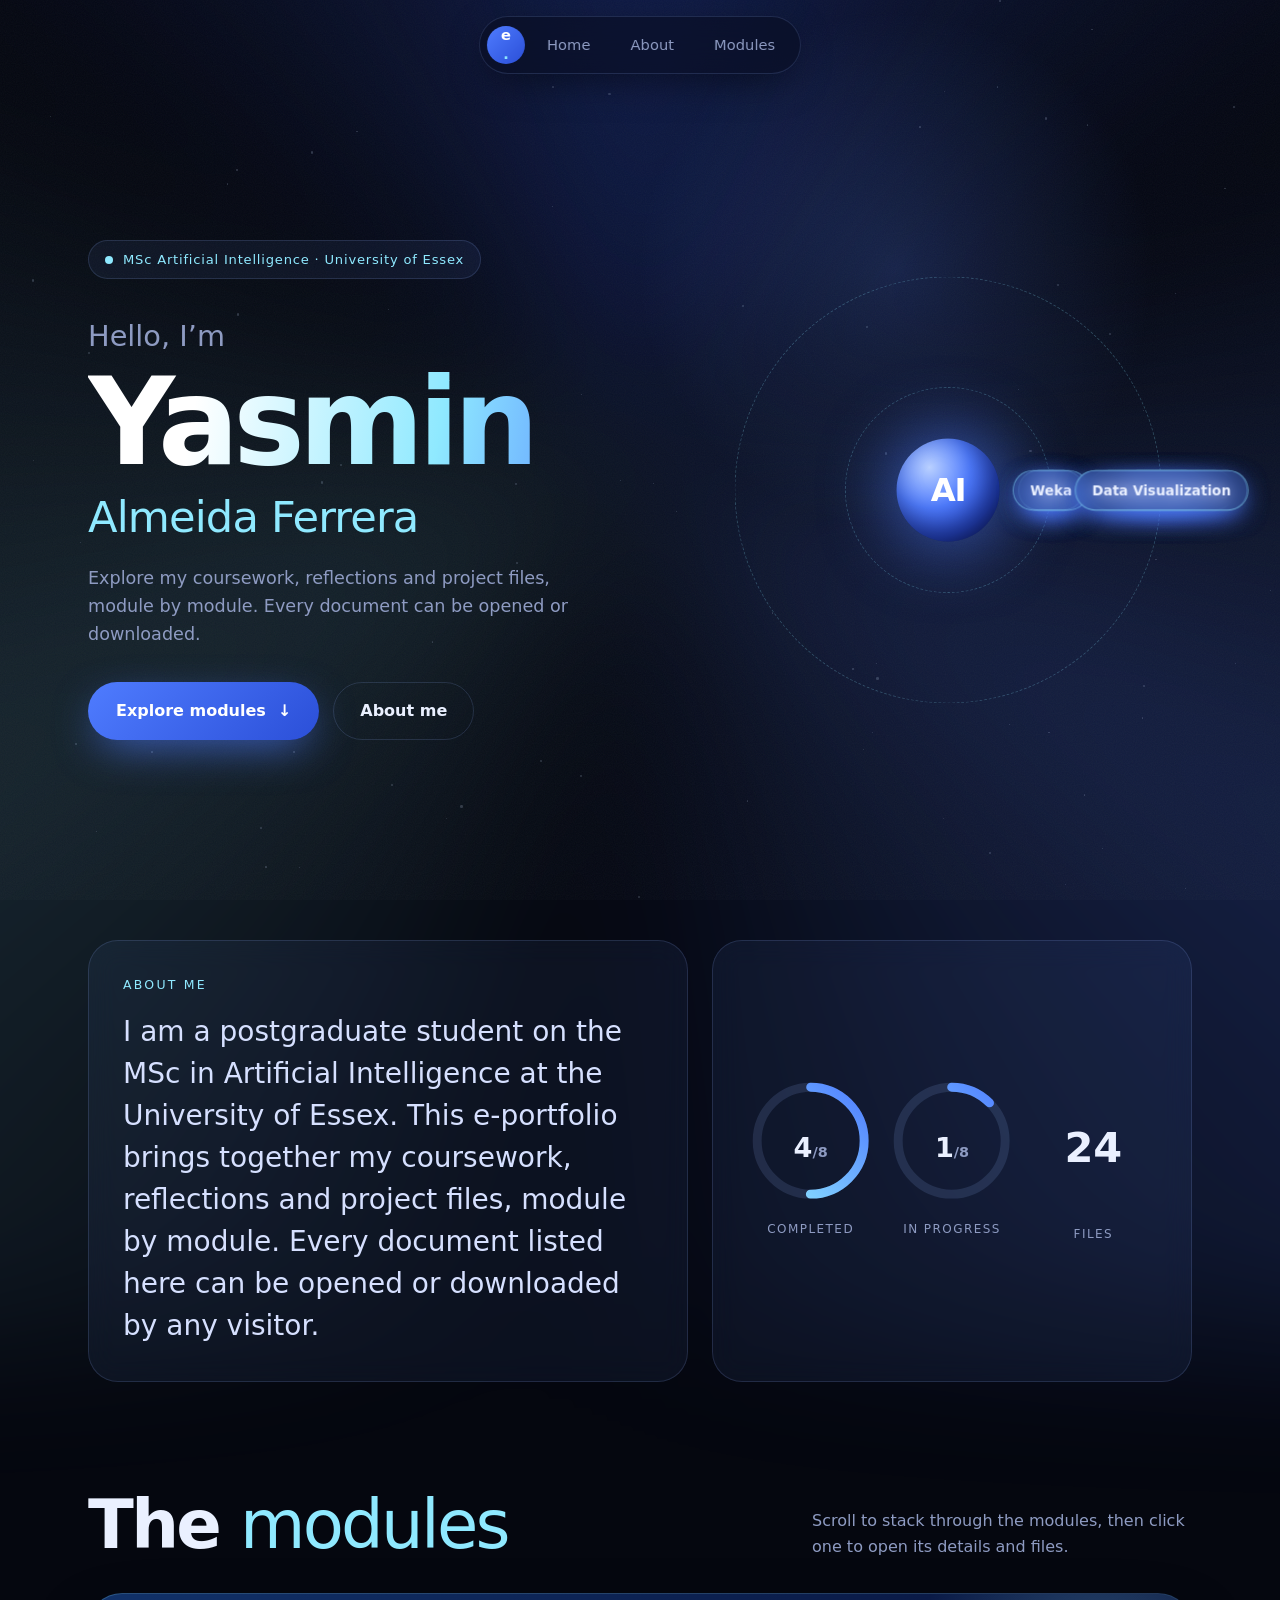
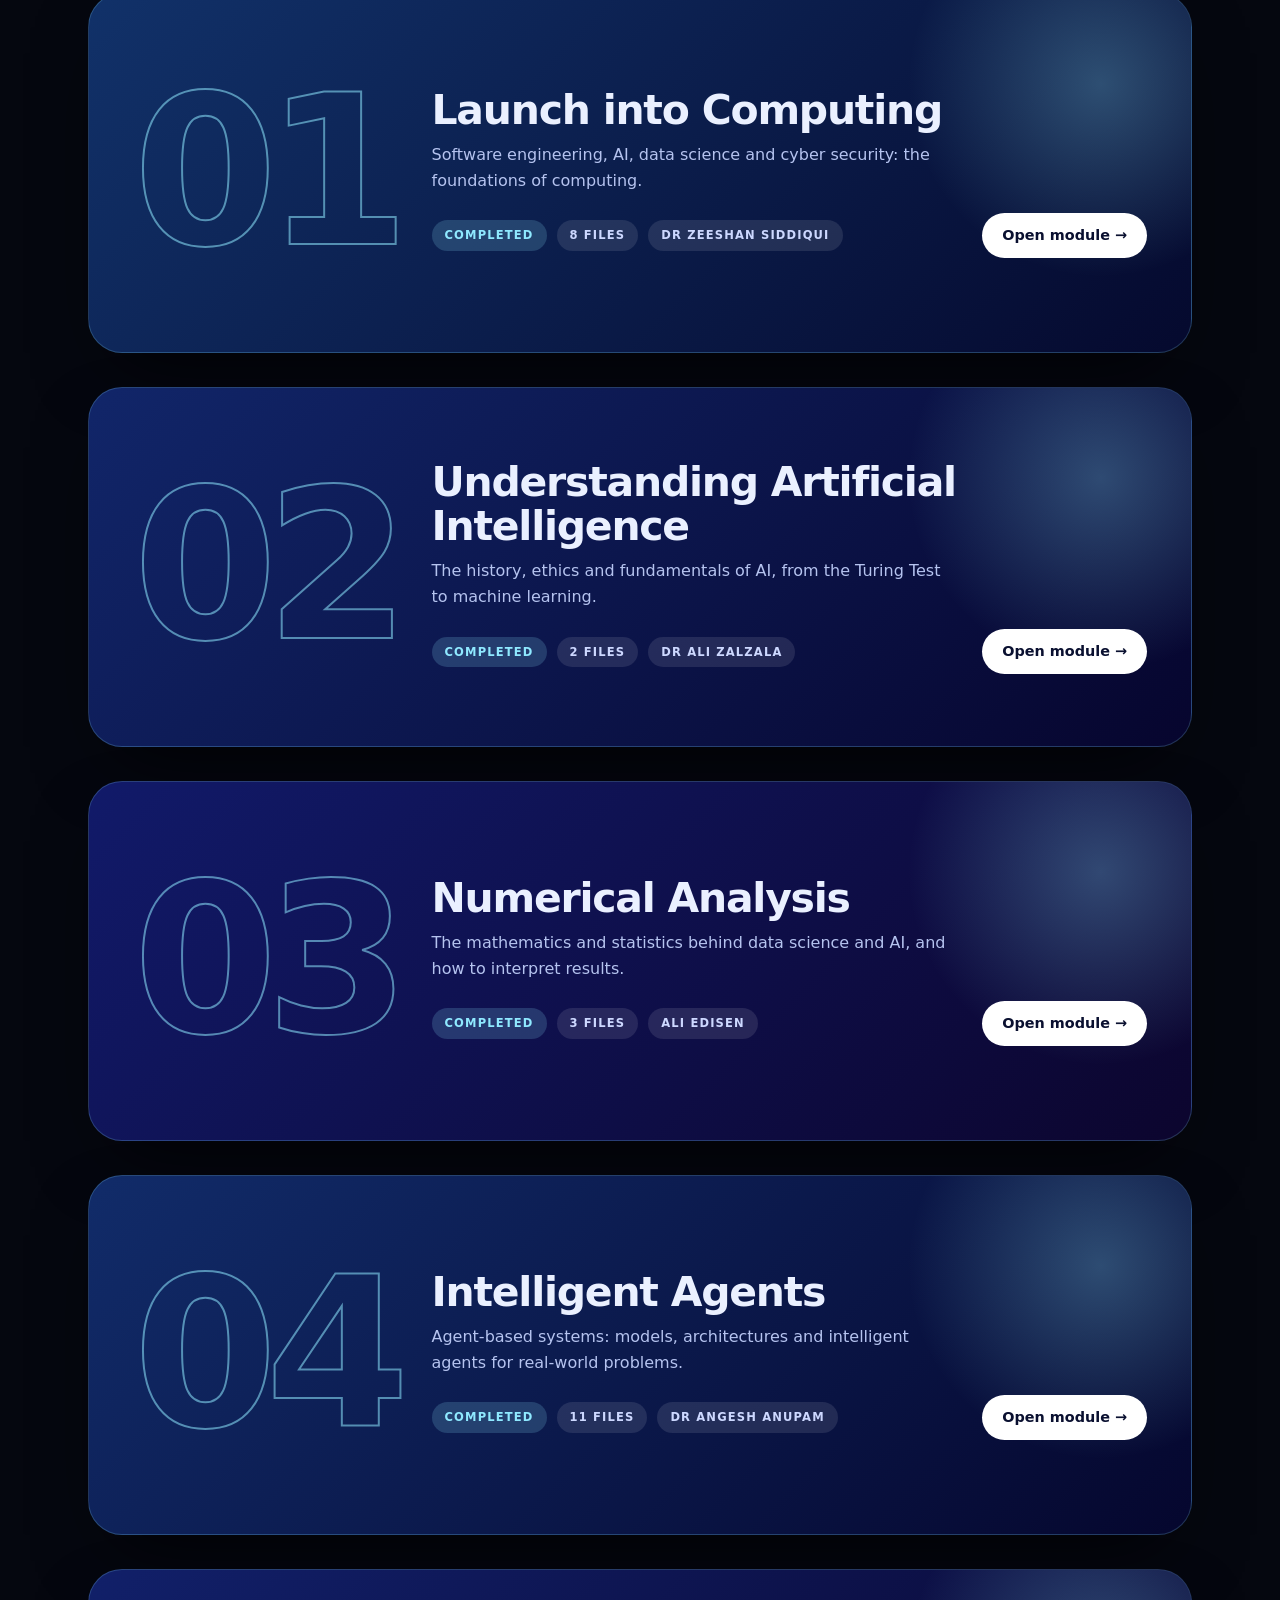
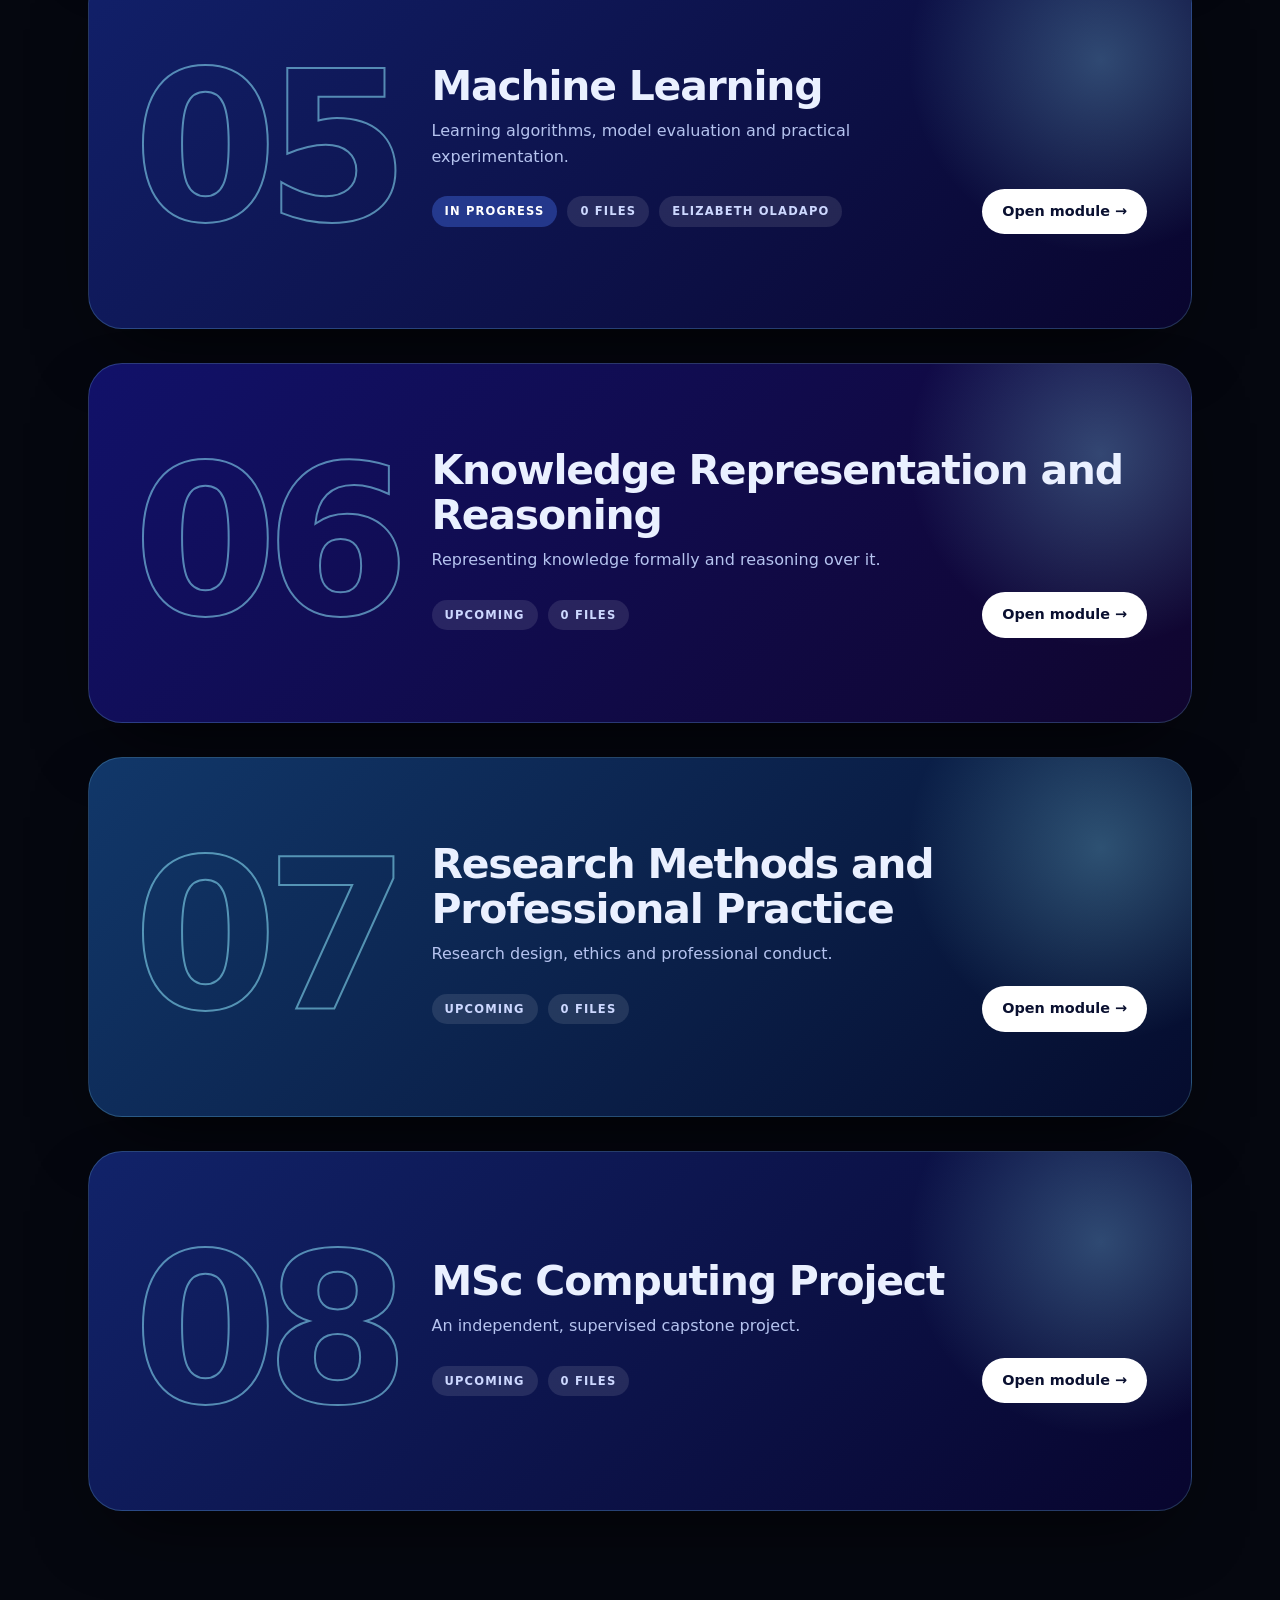
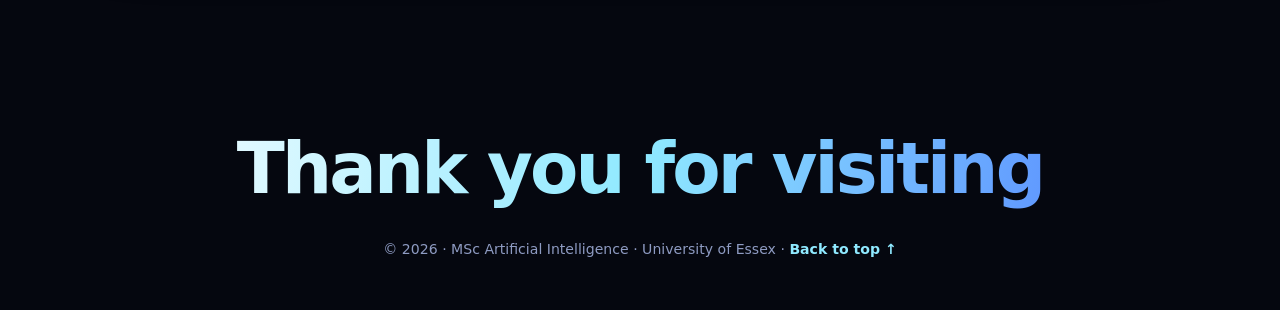
<file: index.html>
<!doctype html>
<html lang="en-GB">
<head>
  <meta charset="utf-8">
  <meta name="viewport" content="width=device-width,initial-scale=1">
  <title>E-Portfolio</title>
  <link rel="stylesheet" href="css/style.css">
</head>
<body>
  <div class="iris" id="iris" aria-hidden="true"><span></span></div>
  <div id="progress"></div>
  <div class="aurora"></div>
  <div class="stars" id="stars"></div>
  <div class="glow" id="glow"></div>
  <div class="grain"></div>

  <nav class="dock">
    <a class="mark" href="index.html">e<b>.</b></a>
    <a href="#top">Home</a>
    <a href="#about">About</a>
    <a href="#modules">Modules</a>
  </nav>

  <div class="page" id="top">
    <div class="wrap">
      <header class="hero" id="hero"></header>
      <section class="about" id="about"></section>
      <div class="sec-title" id="modules"><h2>The <em>modules</em></h2><p>Scroll to stack through the modules, then click one to open its details and files.</p></div>
      <section class="stack" id="stack"></section>
      <footer><span class="bye">Thank you for visiting</span>© 2026 · MSc Artificial Intelligence · University of Essex · <a href="#top">Back to top ↑</a></footer>
    </div>
  </div>
  <script src="js/data.js"></script>
  <script src="js/app.js"></script>
</body>
</html>
<!-- Trigger GitHub Pages deployment -->
</file>
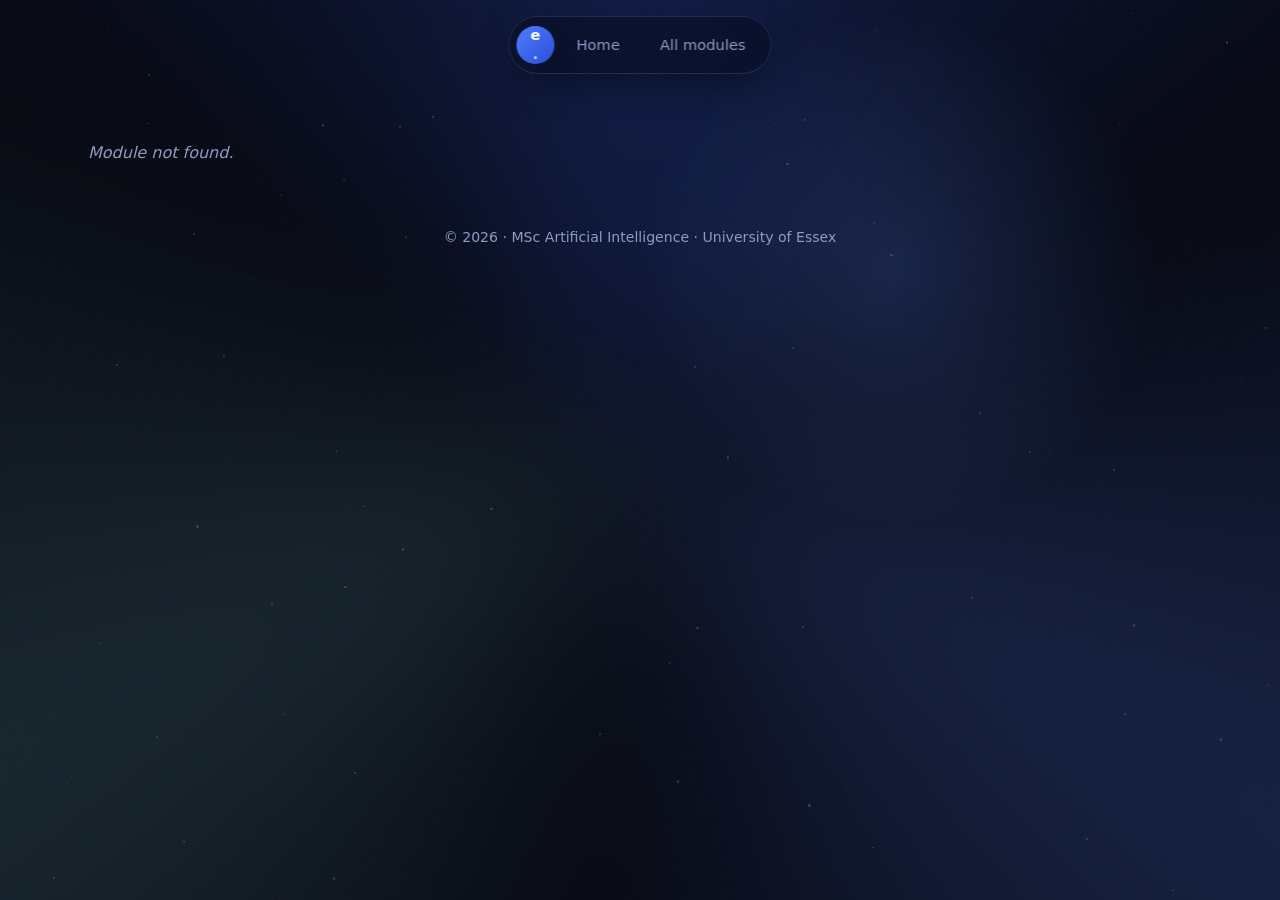
<file: module.html>
<!doctype html>
<html lang="en-GB">
<head>
  <meta charset="utf-8">
  <meta name="viewport" content="width=device-width,initial-scale=1">
  <title>Module | E-Portfolio</title>
  <link rel="stylesheet" href="css/style.css">
</head>
<body class="skip-loader">
  <div id="progress"></div>
  <div class="aurora"></div>
  <div class="stars" id="stars"></div>
  <div class="glow" id="glow"></div>
  <div class="grain"></div>

  <nav class="dock">
    <a class="mark" href="index.html">e<b>.</b></a>
    <a href="index.html">Home</a>
    <a href="index.html#modules">All modules</a>
  </nav>

  <div class="page">
    <div class="wrap">
      <main id="module"></main>
      <footer>© 2026 · MSc Artificial Intelligence · University of Essex</footer>
    </div>
  </div>
  <script src="js/data.js"></script>
  <script src="js/app.js"></script>
</body>
</html>
</file>
<file: css/style.css>
:root{
  --bg:#05070f;
  --bg2:#0b1226;
  --ink:#eaf0ff;
  --muted:#8e9bc2;
  --blue:#4f7cff;
  --blue-d:#2b4fd8;
  --ice:#8fe9ff;
  --line:rgba(150,180,255,.16);
  --glass:rgba(120,150,255,.07);
  --font:"Inter","Segoe UI",system-ui,-apple-system,sans-serif;
}
*{box-sizing:border-box;margin:0;padding:0}
html{scroll-behavior:smooth}
body{font-family:var(--font);background:var(--bg);color:var(--ink);min-height:100vh;overflow-x:hidden;line-height:1.6}
a{color:inherit;text-decoration:none}
::selection{background:var(--blue);color:#fff}

/* ---------- background ---------- */
.aurora{position:fixed;left:50%;top:50%;width:140vmax;height:140vmax;margin:-70vmax 0 0 -70vmax;z-index:0;pointer-events:none;opacity:.55;
  background:conic-gradient(from 0deg,rgba(43,79,216,.55),rgba(5,7,15,0) 18%,rgba(79,124,255,.4) 33%,rgba(5,7,15,0) 52%,rgba(143,233,255,.25) 68%,rgba(5,7,15,0) 84%,rgba(43,79,216,.55));
  filter:blur(80px);animation:spin 70s linear infinite}
@keyframes spin{to{transform:rotate(360deg)}}
.stars{position:fixed;inset:0;z-index:0;pointer-events:none}
.stars i{position:absolute;border-radius:50%;background:#cfe0ff;opacity:.2;animation:tw var(--t,4s) ease-in-out infinite;animation-delay:var(--d,0s)}
@keyframes tw{50%{opacity:.9;transform:scale(1.6)}}
.glow{position:fixed;left:0;top:0;width:560px;height:560px;margin:-280px 0 0 -280px;border-radius:50%;z-index:1;pointer-events:none;
  background:radial-gradient(circle,rgba(79,124,255,.2),transparent 65%);mix-blend-mode:screen;will-change:transform}
.grain{position:fixed;inset:0;z-index:2;pointer-events:none;opacity:.045;
  background-image:url("data:image/svg+xml;utf8,<svg xmlns='http://www.w3.org/2000/svg' width='160' height='160'><filter id='n'><feTurbulence type='fractalNoise' baseFrequency='.9' numOctaves='2'/></filter><rect width='100%' height='100%' filter='url(%23n)'/></svg>")}
.page{position:relative;z-index:3}
.wrap{max-width:1160px;margin:0 auto;padding:0 28px}

#progress{position:fixed;top:0;left:0;height:3px;width:0;z-index:120;background:linear-gradient(90deg,var(--blue),var(--ice))}

/* ---------- iris intro ---------- */
.iris{position:fixed;inset:0;z-index:300;display:grid;place-items:center;
  background:radial-gradient(circle at 50% 50%,#1a2d8a,#050818 70%);
  clip-path:circle(150% at 50% 50%);transition:clip-path 1.2s cubic-bezier(.7,0,.2,1),visibility 0s 1.25s}
.iris span{font-size:clamp(4rem,18vw,11rem);font-weight:800;letter-spacing:-.05em;
  background:linear-gradient(90deg,var(--ice),var(--blue));-webkit-background-clip:text;background-clip:text;color:transparent;
  animation:pop 1s cubic-bezier(.2,.9,.2,1) both}
@keyframes pop{from{opacity:0;transform:scale(.6) rotate(-6deg)}to{opacity:1;transform:none}}
body.loaded .iris{clip-path:circle(0% at 50% 50%);visibility:hidden;pointer-events:none}
body.skip-loader .iris{display:none}

/* ---------- dock nav ---------- */
.dock{position:fixed;top:16px;left:50%;transform:translateX(-50%);z-index:110;display:flex;align-items:center;gap:4px;
  padding:7px;border-radius:99px;background:rgba(9,14,34,.62);backdrop-filter:blur(16px);border:1px solid var(--line);
  box-shadow:0 12px 40px -12px rgba(0,0,0,.6)}
.dock a{white-space:nowrap;padding:9px 18px;border-radius:99px;font-size:.92rem;color:var(--muted);transition:background .25s,color .25s}
.dock a:hover{background:rgba(79,124,255,.2);color:#fff}
.dock .mark{width:38px;height:38px;padding:0;display:grid;place-items:center;font-weight:800;color:#fff;
  background:linear-gradient(135deg,var(--blue),var(--blue-d))}
.dock .mark b{color:var(--ice)}
.dock .mark{line-height:1}

/* ---------- reveal ---------- */
.rise{opacity:0;transform:translateY(46px);filter:blur(10px);
  transition:opacity .9s ease,transform 1s cubic-bezier(.2,.9,.2,1),filter .9s ease}
body.loaded .rise{opacity:1;transform:none;filter:none;transition-delay:calc(1s + var(--d,0)*.13s)}
body.skip-loader .rise{transition-delay:calc(var(--d,0)*.13s)}
.rv{opacity:0;transform:translateY(60px) scale(.97);filter:blur(8px);
  transition:opacity .8s ease,transform .9s cubic-bezier(.2,.9,.3,1.1),filter .8s ease}
.rv.in{opacity:1;transform:none;filter:none}

/* ---------- hero ---------- */
.hero{min-height:100vh;display:grid;grid-template-columns:1.1fr .9fr;align-items:center;gap:20px;padding:120px 0 40px}
.pill-tag{display:inline-flex;align-items:center;gap:10px;padding:8px 16px;border-radius:99px;border:1px solid var(--line);
  background:var(--glass);font-size:.82rem;letter-spacing:.06em;color:var(--ice)}
.pill-tag i{width:8px;height:8px;border-radius:50%;background:var(--ice);box-shadow:0 0 0 0 rgba(143,233,255,.7);animation:ping 2s infinite}
@keyframes ping{to{box-shadow:0 0 0 12px rgba(143,233,255,0)}}
.hi{margin-top:34px;font-size:clamp(1.2rem,2.4vw,1.8rem);font-weight:300;color:var(--muted)}
h1.nm{font-size:clamp(3.4rem,9.4vw,8rem);line-height:.95;font-weight:800;letter-spacing:-.05em;margin-top:6px}
h1.nm em{font-style:normal;display:inline-block;padding-bottom:.06em;
  background:linear-gradient(100deg,#fff 10%,var(--ice) 32%,var(--blue) 52%,#fff 78%);background-size:250% 100%;
  -webkit-background-clip:text;background-clip:text;color:transparent;animation:shine 7s linear infinite}
@keyframes shine{to{background-position:-250% 0}}
h1.nm small{display:block;font-size:clamp(1.4rem,3.4vw,2.7rem);font-weight:300;letter-spacing:-.02em;color:var(--ice);margin-top:10px}
.lead{margin-top:26px;max-width:520px;color:var(--muted);font-size:1.1rem}
.actions{display:flex;gap:14px;flex-wrap:wrap;margin-top:34px;align-items:center}
.cta{display:inline-flex;align-items:center;gap:12px;padding:16px 28px;border-radius:99px;color:#fff;font-weight:700;
  background:linear-gradient(135deg,var(--blue),var(--blue-d));box-shadow:0 14px 44px -10px rgba(79,124,255,.75);
  transition:box-shadow .3s,transform .25s cubic-bezier(.2,.9,.2,1)}
.cta:hover{box-shadow:0 18px 60px -8px rgba(79,124,255,.95)}
.cta span{display:inline-block;transition:transform .3s}
.cta:hover span{transform:translateY(4px)}
.ghost{padding:15px 26px;border-radius:99px;border:1px solid var(--line);color:var(--ink);font-weight:600;transition:border-color .3s,background .3s}
.ghost:hover{border-color:var(--ice);background:rgba(143,233,255,.08)}

/* orbit */
.hero-r{display:grid;grid-template-columns:minmax(0,1fr);place-items:center}
.orb{position:relative;width:460px;height:460px;transform:translate(calc(var(--px,0)*16px),calc(var(--py,0)*16px)) scale(.92);transition:transform .3s ease-out}
.core{position:absolute;left:50%;top:50%;width:112px;height:112px;margin:-56px 0 0 -56px;border-radius:50%;display:grid;place-items:center;
  font-size:2.2rem;font-weight:800;color:#fff;letter-spacing:-.04em;
  background:radial-gradient(circle at 32% 28%,#b9d0ff,var(--blue) 40%,var(--blue-d) 70%,#0c1a66);
  box-shadow:0 0 70px 10px rgba(79,124,255,.55),inset -10px -14px 30px rgba(0,0,20,.5);animation:breathe 4.5s ease-in-out infinite}
@keyframes breathe{50%{transform:scale(1.07)}}
.core::before,.core::after{content:"";position:absolute;inset:0;border-radius:50%;border:2px solid var(--ice);opacity:0;animation:ripple 4s ease-out infinite}
.core::after{animation-delay:2s}
@keyframes ripple{0%{opacity:.7;transform:scale(1)}100%{opacity:0;transform:scale(2.6)}}
.path{position:absolute;left:50%;top:50%;border:1px dashed rgba(143,233,255,.25);border-radius:50%;transform:translate(-50%,-50%)}
.ring{position:absolute;left:50%;top:50%;width:0;height:0;animation:spin var(--t) linear infinite;animation-direction:var(--dir);animation-delay:var(--dl)}
.pill{position:absolute;left:var(--rad);top:0;transform:translate(-50%,-50%);padding:9px 18px;border-radius:99px;white-space:nowrap;
  font-weight:700;font-size:.92rem;background:rgba(79,124,255,.2);border:1px solid rgba(143,233,255,.5);backdrop-filter:blur(8px);
  box-shadow:0 8px 30px -8px rgba(79,124,255,.8);animation:counter var(--t) linear infinite;animation-direction:var(--dir);animation-delay:var(--dl)}
@keyframes counter{from{transform:translate(-50%,-50%) rotate(0)}to{transform:translate(-50%,-50%) rotate(-360deg)}}

/* ---------- sections ---------- */
.sec-title{scroll-margin-top:110px;margin:110px 0 34px;display:flex;justify-content:space-between;align-items:end;gap:20px;flex-wrap:wrap}
.sec-title h2{font-size:clamp(2.2rem,5.4vw,4.2rem);font-weight:800;letter-spacing:-.04em;line-height:1}
.sec-title h2 em{font-style:normal;color:var(--ice);font-weight:300}
.sec-title p{color:var(--muted);max-width:380px}

.glass{background:var(--glass);border:1px solid var(--line);border-radius:30px;padding:34px;backdrop-filter:blur(14px)}
.about{display:grid;grid-template-columns:1.25fr 1fr;gap:24px;margin-top:40px;align-items:stretch}
.eyebrow{font-size:.78rem;letter-spacing:.18em;text-transform:uppercase;color:var(--ice);margin-bottom:16px}
.stmt{font-size:clamp(1.25rem,2.2vw,1.75rem);line-height:1.5;font-weight:300;color:#d6e0ff}
.rings{display:grid;grid-template-columns:repeat(3,1fr);gap:14px;align-content:center}
.meter{text-align:center;position:relative}
.meter svg{width:100%;max-width:140px;transform:rotate(-90deg)}
.meter circle{fill:none;stroke-width:7;stroke-linecap:round}
.meter .bgc{stroke:rgba(150,180,255,.14)}
.meter .fg{stroke:url(#grad);stroke-dasharray:263.9;stroke-dashoffset:263.9;transition:stroke-dashoffset 1.8s cubic-bezier(.2,.9,.2,1)}
.meter .val{position:absolute;left:0;right:0;top:0;height:min(140px,100%);display:grid;place-items:center;font-size:1.7rem;font-weight:800;line-height:1}
.meter .val small{font-size:.9rem;color:var(--muted);font-weight:600}
.meter .lab{margin-top:8px;font-size:.75rem;letter-spacing:.12em;text-transform:uppercase;color:var(--muted)}

/* stacking module cards */
.stack{padding-bottom:12vh}
.sw{position:sticky;top:calc(96px + var(--i)*14px);margin-bottom:34px}
.sc{position:relative;display:grid;grid-template-columns:auto 1fr;gap:34px;align-items:center;min-height:360px;padding:40px 44px;border-radius:34px;overflow:hidden;
  border:1px solid rgba(143,233,255,.2);
  background:linear-gradient(135deg,hsl(var(--h) 72% 24%),hsl(calc(var(--h) + 16) 80% 10%));
  box-shadow:0 30px 80px -30px rgba(0,0,0,.8);transform-origin:50% 0;will-change:transform,filter;
  transition:border-color .3s}
.sc::before{content:"";position:absolute;right:-120px;top:-120px;width:420px;height:420px;border-radius:50%;
  background:radial-gradient(circle,rgba(143,233,255,.28),transparent 65%);transition:transform .8s}
.sc:hover{border-color:var(--ice)}
.sc:hover::before{transform:translate(-40px,40px) scale(1.2)}
.sc .num{font-size:clamp(7rem,17vw,13rem);font-weight:800;line-height:.9;letter-spacing:-.06em;color:transparent;
  -webkit-text-stroke:2px rgba(143,233,255,.55);transition:-webkit-text-stroke-color .3s,transform .6s}
.sc:hover .num{-webkit-text-stroke-color:#fff;transform:scale(1.05) rotate(-3deg)}
.sc .body{position:relative;z-index:1}
.sc h3{font-size:clamp(1.6rem,3.2vw,2.6rem);font-weight:800;letter-spacing:-.03em;line-height:1.08}
.sc p{margin-top:10px;color:#b5c3ef;max-width:520px}
.chips{display:flex;flex-wrap:wrap;gap:10px;margin-top:20px;align-items:center}
.badge{font-size:.72rem;font-weight:700;letter-spacing:.1em;text-transform:uppercase;padding:6px 13px;border-radius:99px;background:rgba(255,255,255,.1);color:#cdd8ff}
.badge.done{background:rgba(143,233,255,.18);color:var(--ice)}
.badge.progress{background:rgba(79,124,255,.35);color:#fff}
.go{margin-left:auto;display:inline-flex;align-items:center;gap:10px;padding:11px 20px;border-radius:99px;background:#fff;color:#0a1030;font-weight:700;font-size:.9rem;transition:transform .3s,background .3s}
.sc:hover .go{background:var(--ice);transform:translateX(-6px)}

footer{text-align:center;padding:60px 0 50px;color:var(--muted);font-size:.88rem}
footer .bye{display:block;font-size:clamp(2rem,6vw,4.4rem);font-weight:800;letter-spacing:-.04em;margin-bottom:12px;
  background:linear-gradient(100deg,#fff,var(--ice),var(--blue));-webkit-background-clip:text;background-clip:text;color:transparent}
footer a{color:var(--ice);font-weight:600}

/* ---------- module page ---------- */
.mh{position:relative;padding:130px 0 10px}
.mh .bignum{position:absolute;right:-6px;top:60px;font-size:clamp(10rem,34vw,26rem);font-weight:800;line-height:1;letter-spacing:-.06em;
  color:transparent;-webkit-text-stroke:2px rgba(79,124,255,.35);pointer-events:none;animation:floaty 8s ease-in-out infinite}
@keyframes floaty{50%{transform:translateY(-24px) rotate(2deg)}}
.mh h1{position:relative;margin-top:26px;font-size:clamp(2.4rem,7vw,5.6rem);font-weight:800;letter-spacing:-.045em;line-height:1;max-width:900px;
  background:linear-gradient(100deg,#fff 20%,var(--ice) 60%,var(--blue));-webkit-background-clip:text;background-clip:text;color:transparent;padding-bottom:.08em}
.mh .meta{position:relative;margin-top:22px;color:var(--muted);display:flex;gap:12px;flex-wrap:wrap;align-items:center}
.two{display:grid;grid-template-columns:1fr 1fr;gap:22px;margin-top:40px}
.glass h3{font-size:1.25rem;font-weight:800;letter-spacing:-.02em;margin-bottom:20px;color:var(--ice);padding-bottom:14px;border-bottom:1px solid var(--line)}
.glass h3 small{display:block;margin-top:4px;font-size:.82rem;font-weight:500;letter-spacing:0;color:var(--muted)}
ol.list{list-style:none;counter-reset:i;color:#c2cdee}
ol.list li{counter-increment:i;position:relative;padding-left:44px;margin-bottom:18px}
ol.list li:last-child{margin-bottom:0}
ol.list li::before{content:counter(i,decimal-leading-zero);position:absolute;left:0;top:2px;font-weight:800;font-size:.85rem;color:var(--blue)}
ol.list li b{display:block;color:var(--ink);font-weight:700;font-size:1.02rem;line-height:1.35}
ol.list li span{display:block;color:var(--muted);font-size:.93rem;line-height:1.5;margin-top:1px}
.kw{position:relative;display:flex;flex-wrap:wrap;gap:8px;margin-top:22px;max-width:860px}
.kw span{padding:7px 15px;border-radius:99px;font-size:.84rem;font-weight:600;color:var(--ice);background:rgba(79,124,255,.16);border:1px solid rgba(143,233,255,.28);transition:transform .25s,background .25s}
.kw span:hover{transform:translateY(-3px);background:rgba(79,124,255,.32)}
.empty{color:var(--muted);font-style:italic}
.cnt{display:inline-block;vertical-align:middle;margin-left:10px;padding:4px 14px;border-radius:99px;font-size:.38em;font-weight:800;letter-spacing:.04em;
  background:rgba(79,124,255,.25);color:var(--ice);border:1px solid rgba(143,233,255,.3)}
.ftools{display:flex;justify-content:space-between;align-items:center;gap:16px;flex-wrap:wrap;margin-bottom:10px}
.fchips{display:flex;flex-wrap:wrap;gap:10px}
.fchip{font:inherit;font-weight:600;font-size:.9rem;padding:9px 16px;border-radius:99px;border:1px solid var(--line);background:var(--glass);color:var(--muted);cursor:pointer;transition:all .25s}
.fchip b{margin-left:6px;font-size:.78rem;opacity:.75}
.fchip:hover{border-color:var(--ice);color:#fff}
.fchip.on{background:linear-gradient(135deg,var(--blue),var(--blue-d));border-color:transparent;color:#fff;box-shadow:0 8px 26px -8px rgba(79,124,255,.8)}
.fsearch{font:inherit;min-width:220px;padding:10px 18px;border-radius:99px;border:1px solid var(--line);background:var(--glass);color:var(--ink);outline:none;transition:border-color .25s,box-shadow .25s}
.fsearch::placeholder{color:var(--muted)}
.fsearch:focus{border-color:var(--ice);box-shadow:0 0 0 4px rgba(143,233,255,.12)}
.fcount{color:var(--muted);font-size:.85rem;min-height:1.3em;margin:6px 4px 14px}
.fgroup{margin-top:34px}
.fgroup:first-of-type{margin-top:8px}
.gh{font-size:1.25rem;font-weight:800;letter-spacing:-.02em;margin-bottom:14px;display:flex;align-items:center;gap:12px}
.gh::after{content:"";flex:1;height:1px;background:var(--line)}
.gh small{order:2;font-size:.78rem;color:var(--muted);font-weight:600}
.fgrid{display:grid;grid-template-columns:repeat(auto-fill,minmax(300px,1fr));gap:18px}
.fc{position:relative;display:flex;flex-direction:column;gap:10px;padding:24px;border-radius:24px;overflow:hidden;background:var(--glass);border:1px solid var(--line);min-height:210px;
  transition:transform .35s cubic-bezier(.2,.9,.2,1),border-color .3s,opacity .8s ease,filter .8s ease}
.fc[hidden],.fgroup[hidden]{display:none!important}
.fc::before{content:"";position:absolute;inset:0;opacity:0;transition:opacity .3s;pointer-events:none;
  background:radial-gradient(360px circle at var(--mx,50%) var(--my,50%),rgba(79,124,255,.3),transparent 65%)}
.fc:hover{transform:translateY(-6px);border-color:var(--ice)}
.fc:hover::before{opacity:1}
.fc>*{position:relative}
.fnum{position:absolute;right:16px;top:6px;font-size:3.2rem;font-weight:800;line-height:1;letter-spacing:-.05em;color:transparent;-webkit-text-stroke:1.5px rgba(143,233,255,.22);pointer-events:none;transition:-webkit-text-stroke-color .3s}
.fc:hover .fnum{-webkit-text-stroke-color:rgba(143,233,255,.6)}
.ftop{display:flex;align-items:center;gap:10px}
.ext{display:inline-block;padding:5px 12px;border-radius:10px;font-weight:800;font-size:.74rem;text-transform:uppercase;letter-spacing:.08em;
  background:linear-gradient(135deg,var(--blue),var(--blue-d));color:#fff}
.fsize{font-size:.78rem;color:var(--muted);font-weight:600}
.fc strong{font-size:1.1rem;line-height:1.3;overflow-wrap:anywhere;display:-webkit-box;-webkit-line-clamp:2;-webkit-box-orient:vertical;overflow:hidden;margin-top:4px}
.fc .d{color:var(--muted);font-size:.9rem;display:-webkit-box;-webkit-line-clamp:2;-webkit-box-orient:vertical;overflow:hidden}
.btns{display:flex;gap:10px;flex-wrap:wrap;margin-top:auto;padding-top:10px;align-items:center}
.btn{display:inline-block;font:inherit;cursor:pointer;padding:9px 20px;border-radius:99px;border:1px solid var(--ice);background:transparent;color:var(--ice);font-weight:700;font-size:.88rem;line-height:1.4;transition:background .25s,color .25s}
.btn:hover,.btn.solid{background:var(--ice);color:#06102a}
.btn.solid:hover{background:#fff}
.note{font-size:.8rem;color:var(--muted);font-style:italic}

/* in-page viewer */
body.vw-open{overflow:hidden}
.vw{position:fixed;inset:0;z-index:400;display:flex;flex-direction:column;background:rgba(3,5,12,.9);backdrop-filter:blur(12px);animation:vwin .35s ease}
@keyframes vwin{from{opacity:0}to{opacity:1}}
.vw-bar{display:flex;justify-content:space-between;align-items:center;gap:14px;flex-wrap:wrap;padding:16px 24px}
.vw-title{display:flex;align-items:center;gap:12px;min-width:0}
.vw-title b{font-size:1.05rem;overflow:hidden;text-overflow:ellipsis;white-space:nowrap}
.vw-title small{color:var(--muted);white-space:nowrap}
.vw-actions{display:flex;align-items:center;gap:8px;flex-wrap:wrap}
.vbtn{font:inherit;width:42px;height:42px;border-radius:50%;border:1px solid var(--line);background:var(--glass);color:#fff;cursor:pointer;font-size:1.05rem;transition:background .25s,border-color .25s}
.vbtn:hover:not(:disabled){background:rgba(79,124,255,.35);border-color:var(--ice)}
.vbtn:disabled{opacity:.3;cursor:default}
.vbtn.close{background:#fff;color:#06102a;margin-left:6px}
.vw-body{flex:1;min-height:0;margin:0 24px 24px;border-radius:20px;overflow:hidden;border:1px solid var(--line);background:rgba(8,12,28,.9);display:flex}
.vw-body iframe{width:100%;height:100%;border:0;background:#fff}
.vw-img{flex:1;display:grid;place-items:center;padding:16px;overflow:auto}
.vw-img img,.vw-img video{max-width:100%;max-height:100%;border-radius:12px}
.vw-text{flex:1;margin:0;padding:24px;overflow:auto;color:#d6e0ff;font:.88rem/1.6 ui-monospace,Menlo,Consolas,monospace;white-space:pre}
.vw-msg{margin:auto;text-align:center;padding:30px;max-width:460px;color:var(--muted)}
.vw-msg p{margin-bottom:18px}

.pn{display:grid;grid-template-columns:1fr 1fr;gap:20px;margin-top:80px}
.pn a{display:block;padding:26px 30px;border-radius:26px;border:1px solid var(--line);background:var(--glass);transition:border-color .3s,transform .3s}
.pn a:hover{border-color:var(--ice);transform:translateY(-5px)}
.pn small{display:block;color:var(--muted);letter-spacing:.14em;text-transform:uppercase;font-size:.72rem;margin-bottom:6px}
.pn b{font-size:1.15rem}
.pn .nx{text-align:right}

@media (max-width:900px){
  .hero{grid-template-columns:minmax(0,1fr);padding-top:110px;min-height:auto}
  .hero-l{min-width:0}
  .hero-r{margin-top:10px;overflow:hidden;width:100%}
  .pill-tag{max-width:100%;white-space:normal;line-height:1.3}
  .orb{transform:scale(.7);margin:-69px 0}
  .about,.two,.pn{grid-template-columns:1fr}
  .vw-bar{padding:12px 14px}
  .vw-body{margin:0 12px 12px;border-radius:14px}
  .sc{grid-template-columns:1fr;gap:10px;padding:28px;min-height:300px}
  .sc .num{font-size:6rem}
  .go{margin-left:0}
}
@media (max-width:520px){
  .fgrid{grid-template-columns:1fr}
  .fsearch{width:100%}
  .dock a:not(.mark){padding:9px 11px;font-size:.84rem}
  .rings{grid-template-columns:1fr 1fr 1fr;gap:6px}
  .orb{transform:scale(.56);margin:-100px 0}
  .wrap{padding:0 18px}
}
@media (prefers-reduced-motion:reduce){
  *{animation:none!important;transition:none!important}
  .rise,.rv{opacity:1!important;transform:none!important;filter:none!important}
  .iris{display:none}
}

/* aims and learning outcomes as key-word cards */

.localnote{margin:34px 0 -60px;padding:12px 18px;border-radius:16px;border:1px dashed var(--line);background:var(--glass);color:var(--muted);font-size:.88rem;max-width:760px}

/* "Inside this file" legend on a file card */
.fc .inc{margin-top:2px}
.fc .inc small{display:block;font-size:.7rem;letter-spacing:.12em;text-transform:uppercase;color:var(--ice);margin-bottom:8px;font-weight:700}
.fc .inc ul{list-style:none;margin:0;padding:0;display:flex;flex-wrap:wrap;gap:6px}
.fc .inc li{font-size:.78rem;padding:4px 10px;border-radius:99px;border:1px solid var(--line);color:var(--muted);background:rgba(143,233,255,.06)}
</file>
